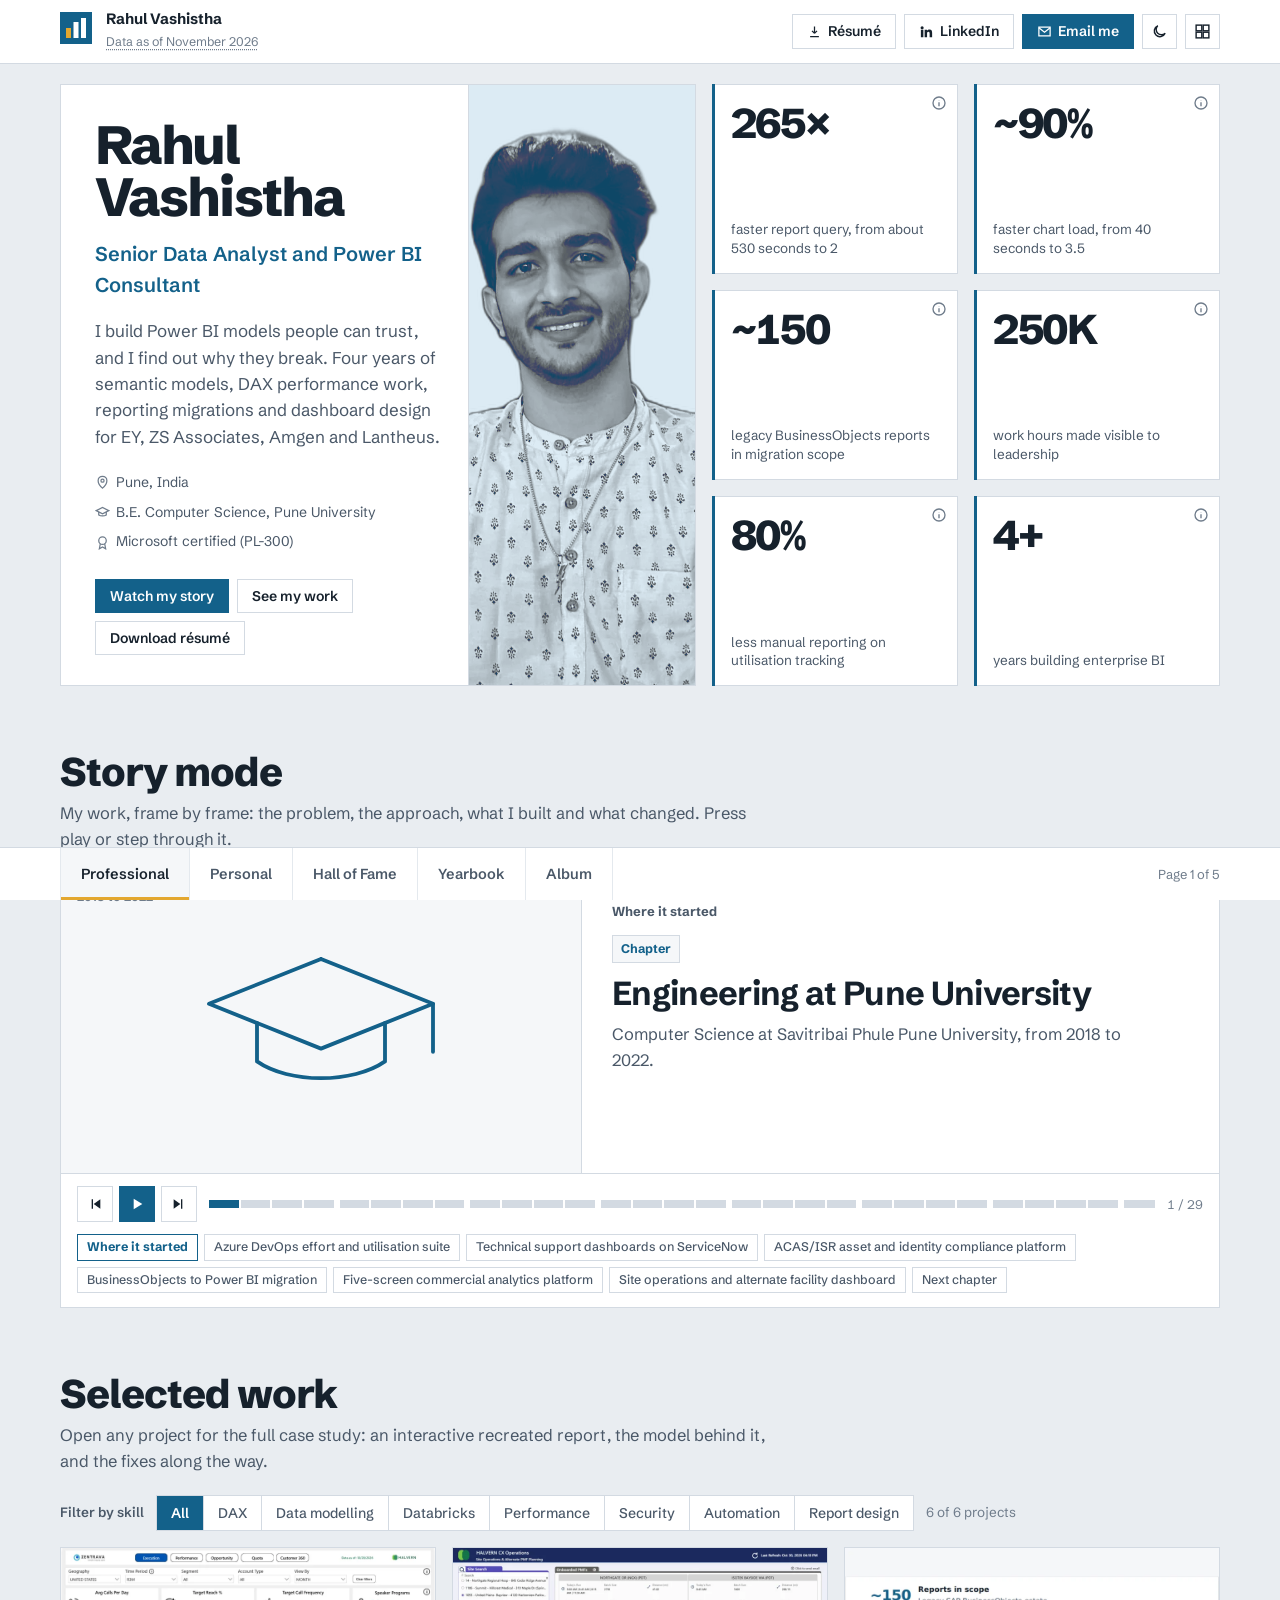
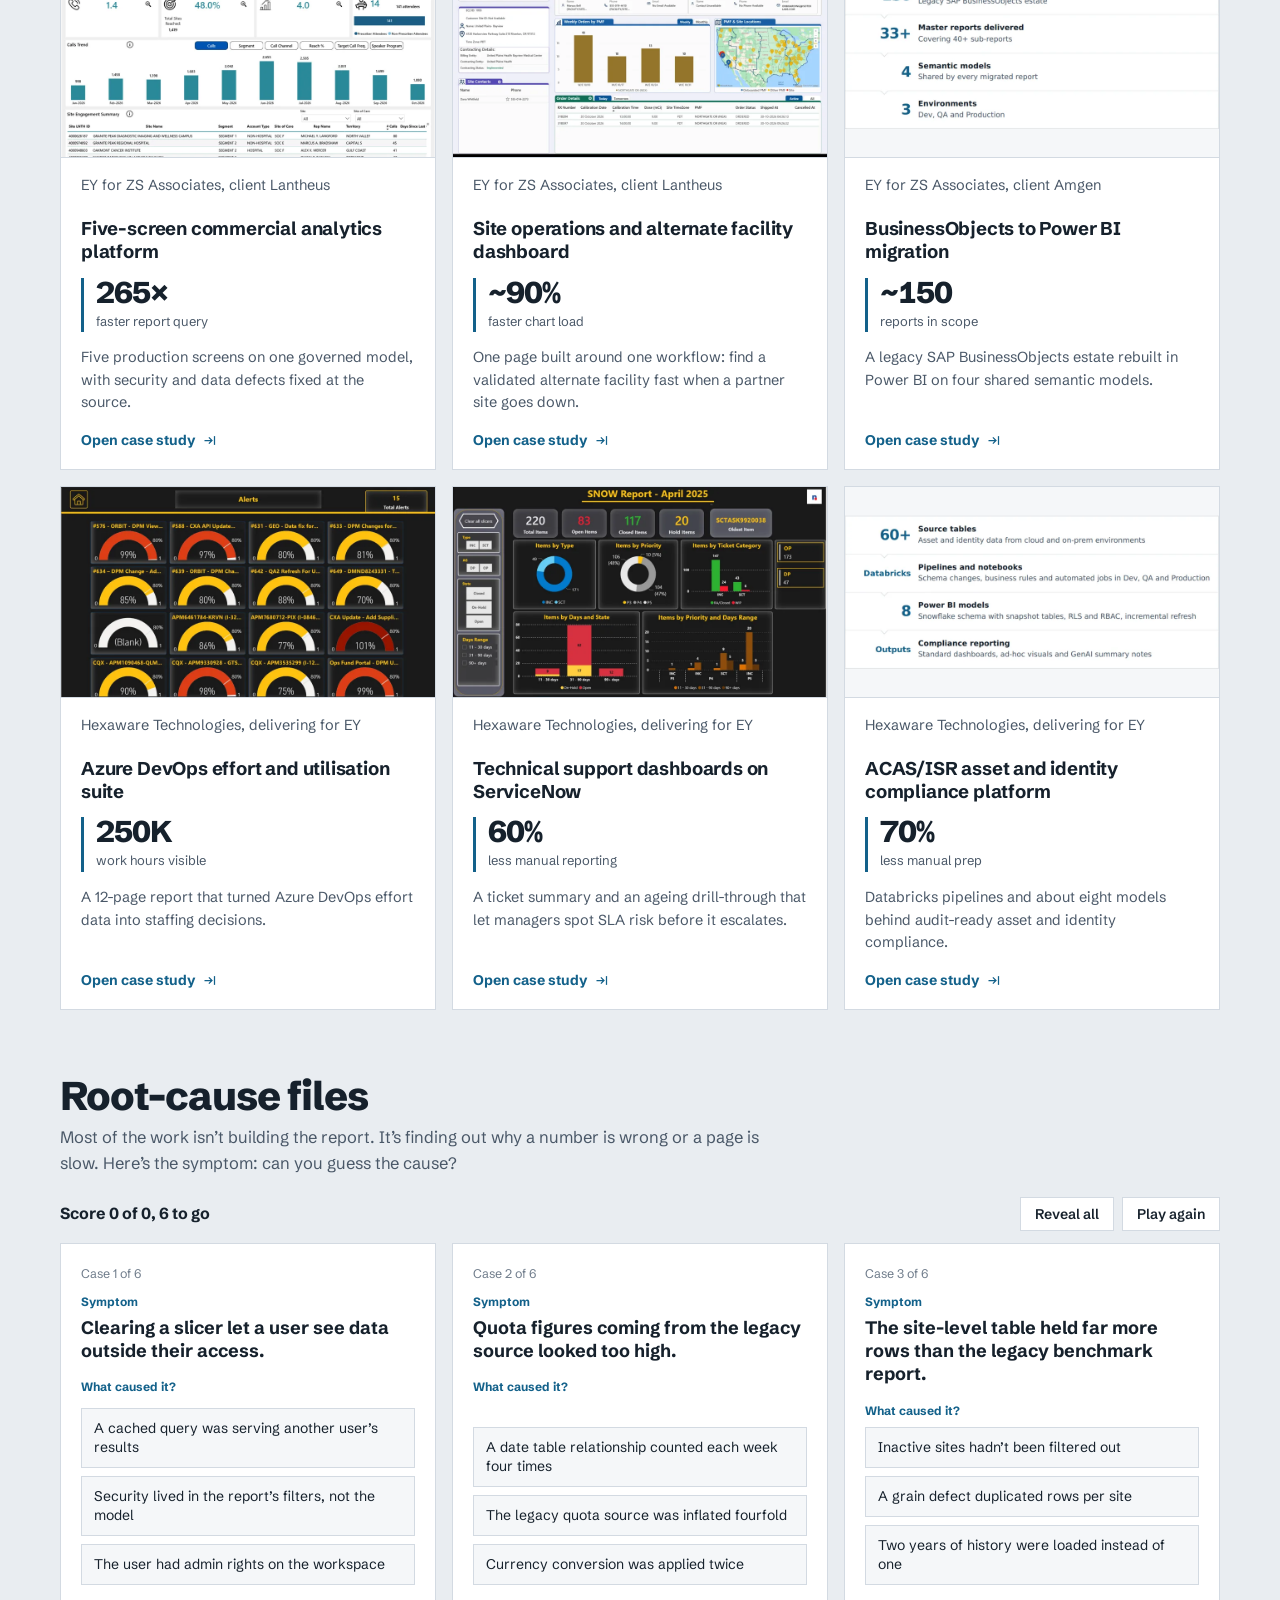
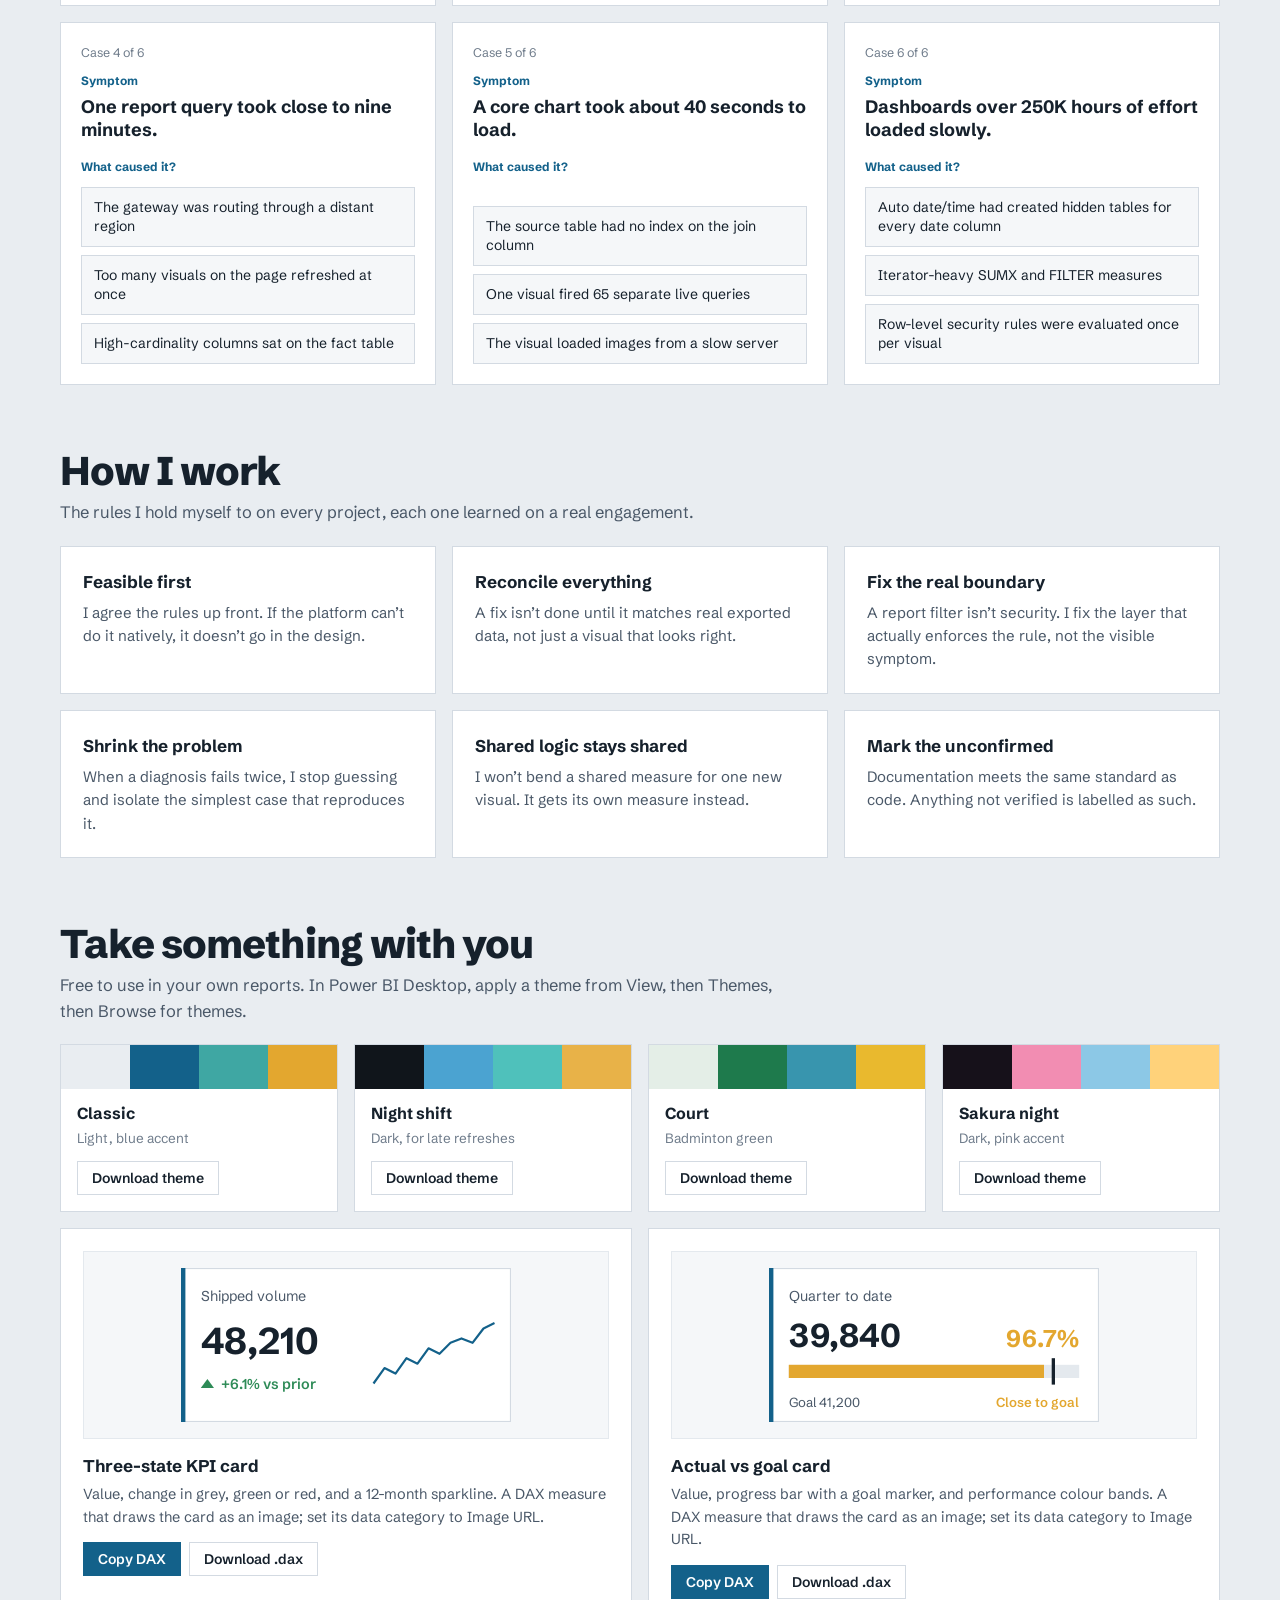
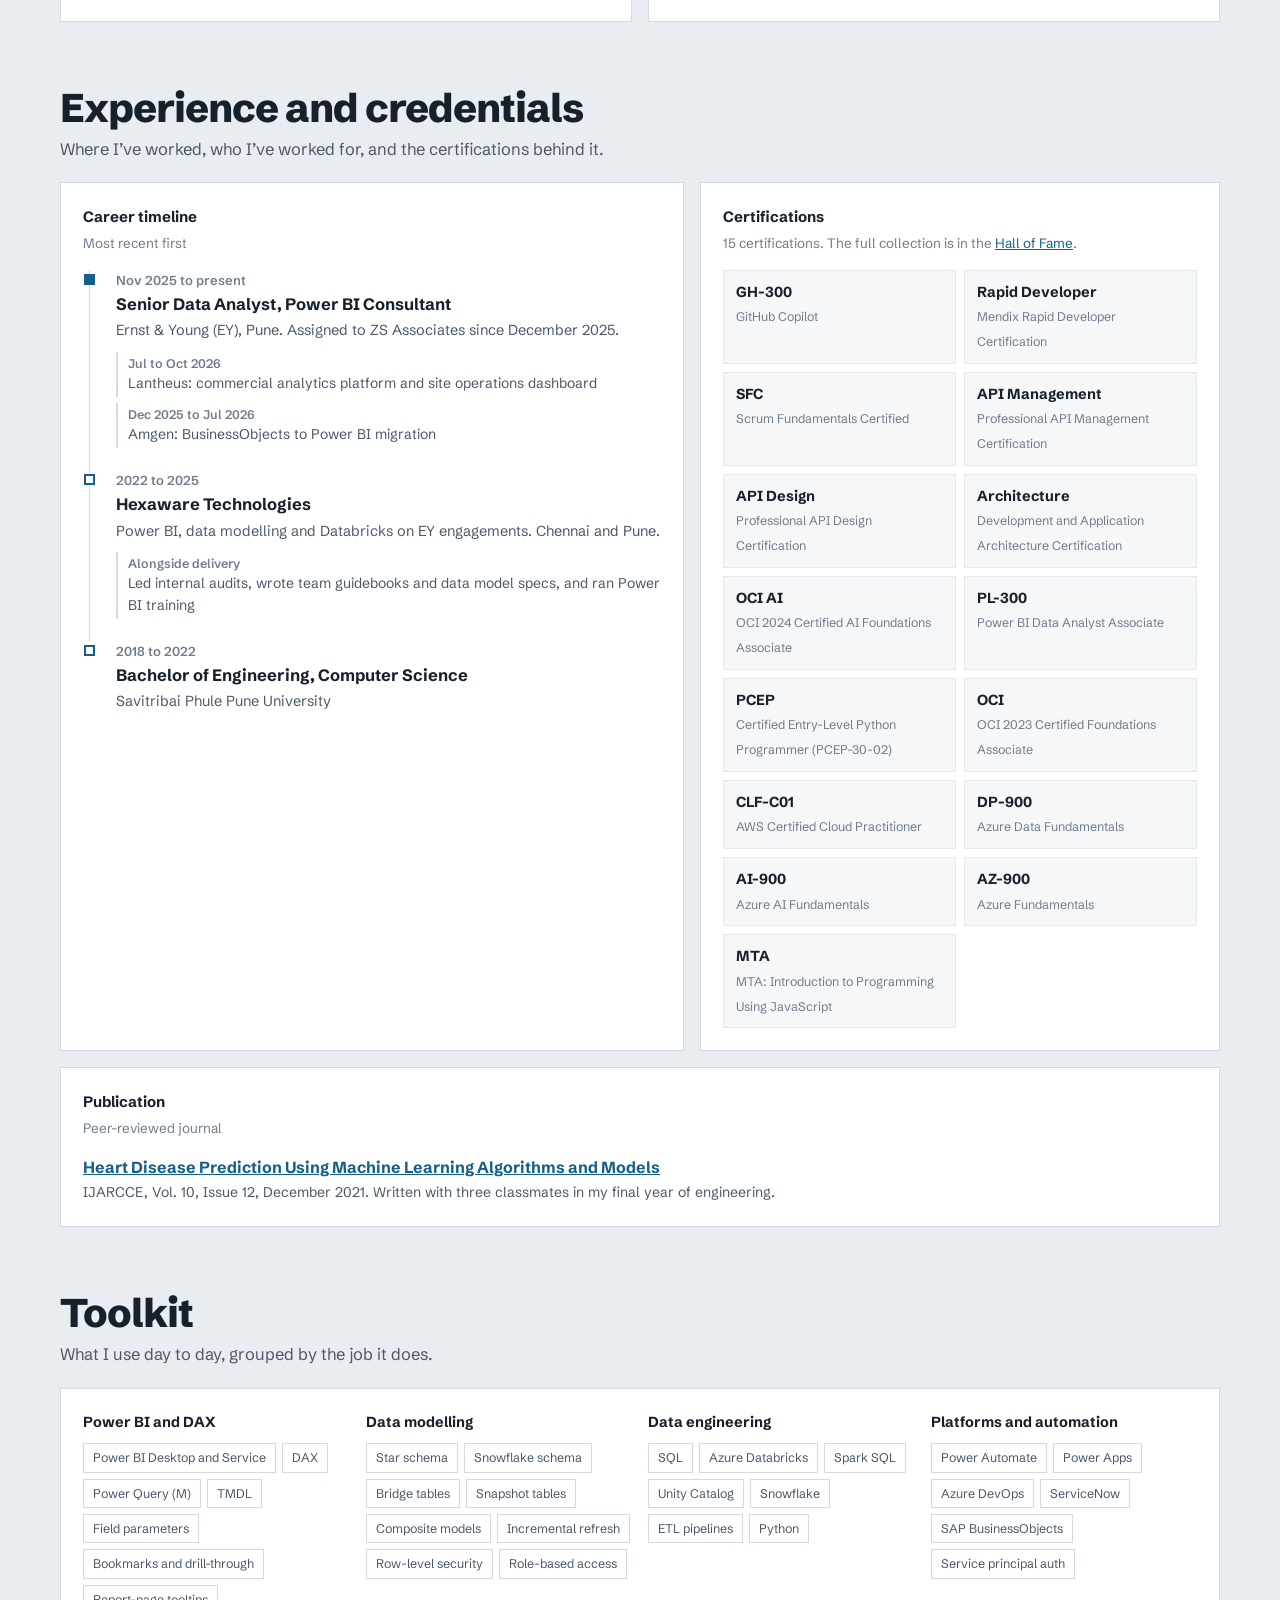
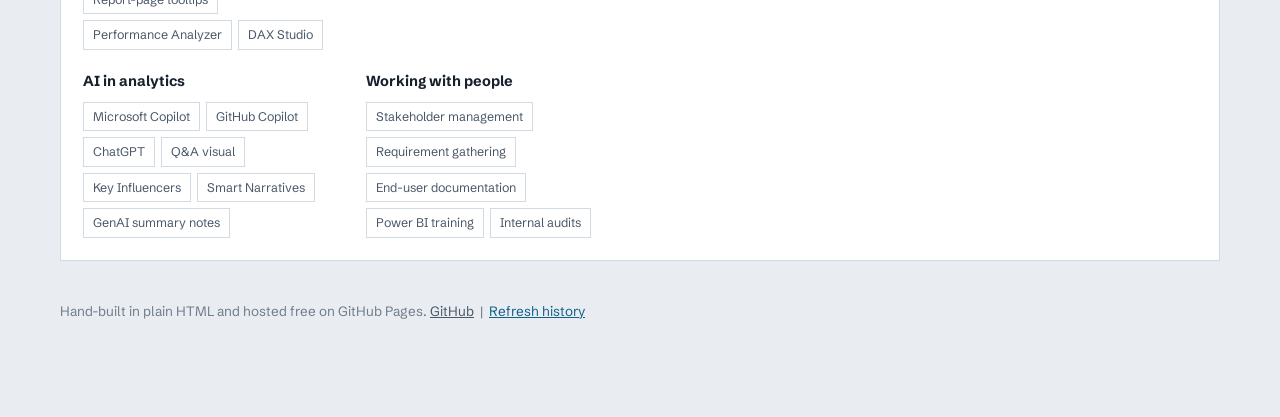
<file: index.html>
<!DOCTYPE html>
<html lang="en">
<head>
<meta charset="utf-8">
<meta name="viewport" content="width=device-width, initial-scale=1, viewport-fit=cover">
<title>Rahul Vashistha | Power BI Consultant & Senior Data Analyst</title>
<meta name="description" content="Rahul Vashistha, Senior Data Analyst and Power BI Consultant. Semantic models, DAX performance, reporting migration and dashboard design for EY, ZS Associates, Amgen and Lantheus.">
<meta property="og:type" content="website">
<meta property="og:title" content="Rahul Vashistha | Power BI Consultant">
<meta property="og:description" content="Semantic models, DAX performance, reporting migration and dashboard design. A portfolio built like a Power BI report.">
<meta property="og:image" content="https://rahulvashistha.github.io/og-image.png">
<meta property="og:url" content="https://rahulvashistha.github.io/">
<meta name="twitter:card" content="summary_large_image">
<link rel="icon" href="data:image/svg+xml,<svg xmlns='http://www.w3.org/2000/svg' viewBox='0 0 32 32'><rect width='32' height='32' fill='%2313618A'/><rect x='6' y='16' width='5' height='10' fill='%23E3A72F'/><rect x='13.5' y='10' width='5' height='16' fill='white'/><rect x='21' y='6' width='5' height='20' fill='white'/></svg>">
<script>
/* Apply the saved theme before anything paints, and record data-file errors. */
(function(){
  var t = null; try { t = localStorage.getItem("rv-theme"); } catch (e) {}
  if (!t) t = matchMedia("(prefers-color-scheme: dark)").matches ? "night" : "classic";
  document.documentElement.setAttribute("data-theme", t);
  window.SITE = {}; window.__dataErrors = [];
  window.addEventListener("error", function(e){
    var src = e.filename || (e.target && e.target.src) || "";
    if (/\/data\//.test(src)) window.__dataErrors.push(src.split("/").pop() + (e.lineno ? " (line " + e.lineno + ")" : ""));
  }, true);
})();
</script>
<link rel="preconnect" href="https://fonts.googleapis.com">
<link rel="preconnect" href="https://fonts.gstatic.com" crossorigin>
<link href="https://fonts.googleapis.com/css2?family=Schibsted+Grotesk:wght@400;500;600;700;800&display=swap" rel="stylesheet">
<link rel="stylesheet" href="css/site.css">
</head>
<body>

<header class="titlebar">
  <div class="titlebar-in">
    <a href="#professional" aria-label="Home"><svg class="mono" viewBox="0 0 32 32" aria-hidden="true"><rect width="32" height="32" style="fill:var(--accent)"/><rect x="6" y="16" width="5" height="10" style="fill:var(--mark)"/><rect x="13.5" y="10" width="5" height="16" style="fill:var(--accent-ink)"/><rect x="21" y="6" width="5" height="20" style="fill:var(--accent-ink)"/></svg></a>
    <div>
      <div class="tb-name" id="tb-name"></div>
      <button type="button" class="tb-meta" id="tb-meta" aria-haspopup="dialog"></button>
    </div>
    <div class="tb-actions">
      <a class="btn" id="tb-resume" download aria-label="Download résumé (PDF)">
        <svg viewBox="0 0 24 24" fill="none" stroke="currentColor" stroke-width="2" aria-hidden="true"><path d="M12 4v11m0 0-4-4m4 4 4-4M5 20h14"/></svg><span>Résumé</span>
      </a>
      <a class="btn" id="tb-linkedin" target="_blank" rel="noopener" aria-label="LinkedIn profile">
        <svg viewBox="0 0 24 24" fill="currentColor" aria-hidden="true"><path d="M4.98 3.5a2.5 2.5 0 1 1 0 5 2.5 2.5 0 0 1 0-5zM3 9h4v12H3zM9 9h3.8v1.7h.05c.53-1 1.83-2.05 3.77-2.05C20.6 8.65 21 11.2 21 14.5V21h-4v-5.7c0-1.36-.03-3.1-1.9-3.1-1.9 0-2.2 1.48-2.2 3v5.8H9z"/></svg><span>LinkedIn</span>
      </a>
      <a class="btn btn-primary" id="tb-email" aria-label="Email Rahul">
        <svg viewBox="0 0 24 24" fill="none" stroke="currentColor" stroke-width="2" aria-hidden="true"><rect x="3" y="5" width="18" height="14"/><path d="m3 6 9 7 9-7"/></svg><span>Email me</span>
      </a>
      <button class="btn btn-icon" id="mode-btn" type="button" aria-label="Switch light or dark"></button>
      <div class="theme-wrap">
        <button class="btn btn-icon" id="theme-btn" type="button" aria-haspopup="true" aria-expanded="false" aria-controls="theme-menu" aria-label="Choose a theme">
          <svg viewBox="0 0 24 24" fill="none" stroke="currentColor" stroke-width="2" aria-hidden="true"><rect x="3" y="3" width="8" height="8"/><rect x="13" y="3" width="8" height="8"/><rect x="3" y="13" width="8" height="8"/><rect x="13" y="13" width="8" height="8"/></svg>
        </button>
        <div class="theme-menu" id="theme-menu" hidden></div>
      </div>
    </div>
  </div>
</header>

<div class="wrap" id="banner-slot"></div>
<main id="professional" class="page wrap" aria-label="Professional"></main>
<main id="case" class="page wrap" aria-label="Case study"></main>
<main id="personal" class="page wrap" aria-label="Personal"></main>
<main id="hall-of-fame" class="page wrap" aria-label="Hall of Fame"></main>
<main id="yearbook" class="page wrap" aria-label="Yearbook"></main>
<main id="album" class="page wrap" aria-label="Album"></main>

<nav class="pagetabs" aria-label="Report pages"><div class="pagetabs-in" id="tabs"></div></nav>
<div class="tip" id="tip" role="tooltip" hidden></div>
<dialog class="refresh" id="refresh-panel" aria-labelledby="rp-title">
  <div class="rp-top"><b id="rp-title">Refresh history</b><button class="btn" id="rp-close" type="button">Close</button></div>
  <div class="rp-tabs" id="rp-tabs" role="tablist"><button type="button" role="tab" data-tab="history" aria-selected="true">Refresh history</button><button type="button" role="tab" data-tab="perf" aria-selected="false">Performance analyzer</button></div>
  <div class="rp-body" id="rp-body"></div>
</dialog>
<dialog class="lightbox" id="lightbox" aria-labelledby="lb-title">
  <div class="lb-head"><b id="lb-title"></b><span class="lb-count" id="lb-count"></span><a class="btn" id="lb-link" target="_blank" rel="noopener" hidden>Open PDF</a><button class="btn" id="lb-prev" type="button" aria-label="Previous image" hidden>Previous</button><button class="btn" id="lb-next" type="button" aria-label="Next image" hidden>Next</button><button class="btn" id="lb-close" type="button">Close</button></div>
  <div class="lb-body"><img id="lb-img" alt=""></div>
</dialog>

<!-- Content lives in data/. Each file adds one piece to SITE. -->
<script src="data/profile.js"></script>
<script src="data/projects.js"></script>
<script src="data/mocks.js"></script>
<script src="data/timeline.js"></script>
<script src="data/yearbook.js"></script>
<script src="data/personal.js"></script>
<script src="data/releases.js"></script>
<script src="data/freebies.js"></script>
<script src="js/charts.js"></script>
<script src="js/app.js"></script>
</body>
</html>
</file>
<file: css/site.css>
/* ===================== THEMES =====================
   Each theme is a set of colour tokens. Add one by copying a block
   and listing it in THEMES in js/app.js. */
:root, :root[data-theme="classic"]{
  --canvas:#E9EDF1; --panel:#FFFFFF; --panel-2:#F5F7F9; --line:#D3DAE2; --line-soft:#E4E9EE;
  --ink:#16212C; --ink-2:#4A5868; --ink-3:#6F7C8B;
  --accent:#13618A; --accent-ink:#FFFFFF; --mark:#E3A72F;
  --d1:#13618A; --d2:#3FA7A3; --d3:#E3A72F; --d4:#B9C5D2; --d5:#C9573E; --d6:#6E5BA8;
  --good:#2E8B57; --bad:#C9573E; --flat:#8A96A3;
  --heat-1:#E3EEF4; --heat-2:#9CC4DA; --heat-hot:#F3D3CB; --heat-hot-ink:#8E2F1E;
  color-scheme:light;
}
:root[data-theme="night"]{
  --canvas:#10151B; --panel:#18202A; --panel-2:#1E2833; --line:#2C3946; --line-soft:#24303C;
  --ink:#E7ECF1; --ink-2:#AEB9C5; --ink-3:#83909E;
  --accent:#4BA3D1; --accent-ink:#0C141B; --mark:#E8B248;
  --d1:#4BA3D1; --d2:#4FC1BB; --d3:#E8B248; --d4:#3F4E5E; --d5:#E07A62; --d6:#9C8AD6;
  --good:#5BC08A; --bad:#E07A62; --flat:#7E8B99;
  --heat-1:#1F2E3B; --heat-2:#2A5A75; --heat-hot:#5A2A22; --heat-hot-ink:#FFD5CB;
  color-scheme:dark;
}
:root[data-theme="court"]{
  --canvas:#E4EEE7; --panel:#FFFFFF; --panel-2:#F1F7F3; --line:#C9DCD0; --line-soft:#DFEBE3;
  --ink:#10241A; --ink-2:#3D5A4A; --ink-3:#647D70;
  --accent:#1E7A4C; --accent-ink:#FFFFFF; --mark:#E9B92E;
  --d1:#1E7A4C; --d2:#3895AE; --d3:#E0A526; --d4:#BCD1C3; --d5:#C4523B; --d6:#6A5AA6;
  --good:#1E7A4C; --bad:#C4523B; --flat:#8A9A90;
  --heat-1:#E2F0E6; --heat-2:#9DCDB0; --heat-hot:#F4D4CA; --heat-hot-ink:#86301E;
  color-scheme:light;
}
:root[data-theme="sakura"]{
  --canvas:#16111A; --panel:#201925; --panel-2:#291F2F; --line:#3C2F44; --line-soft:#30263A;
  --ink:#F4EAF1; --ink-2:#CBB8C7; --ink-3:#9A8697;
  --accent:#F28DB2; --accent-ink:#1A0F16; --mark:#9FD1FF;
  --d1:#F28DB2; --d2:#8CC8E6; --d3:#FFD27A; --d4:#4A3C53; --d5:#FF7F6E; --d6:#B9A2F2;
  --good:#7FD6A4; --bad:#FF7F6E; --flat:#8F7F8C;
  --heat-1:#2A2031; --heat-2:#5B3550; --heat-hot:#5E2622; --heat-hot-ink:#FFD7CF;
  color-scheme:dark;
}
:root{
  --font:"Schibsted Grotesk","Segoe UI",system-ui,-apple-system,Roboto,"Helvetica Neue",Arial,sans-serif;
  --tabs-h:52px;
  box-sizing:border-box;
  padding-top:env(safe-area-inset-top,0px);
  padding-bottom:env(safe-area-inset-bottom,0px);
}
*,*::before,*::after{box-sizing:inherit}
html{scroll-padding-top:calc(env(safe-area-inset-top,0px) + 72px)}
body{margin:0;background:var(--canvas);color:var(--ink);font-family:var(--font);font-size:16px;line-height:1.55;-webkit-font-smoothing:antialiased;padding-bottom:calc(var(--tabs-h) + 24px)}
img{max-width:100%;display:block}
a{color:var(--accent)}
button{font-family:inherit}
:focus-visible{outline:2px solid var(--mark);outline-offset:2px}
.num{font-variant-numeric:tabular-nums}
.sr-only{position:absolute;width:1px;height:1px;overflow:hidden;clip:rect(0 0 0 0);white-space:nowrap}

/* ===================== TITLE BAR ===================== */
.titlebar{position:sticky;top:env(safe-area-inset-top,0px);z-index:40;background:var(--panel);border-bottom:1px solid var(--line)}
body::before{content:"";position:fixed;inset:0 0 auto;height:env(safe-area-inset-top,0px);z-index:41;background:var(--panel)}
.titlebar-in{max-width:1200px;margin:0 auto;padding:10px 20px;display:flex;align-items:center;gap:14px}
.mono{width:32px;height:32px;flex:none}
.tb-name{font-weight:700;font-size:15px;line-height:1.2}
.tb-meta{font-size:12.5px;color:var(--ink-3)}
.tb-actions{margin-left:auto;display:flex;gap:8px;align-items:center}
.btn{display:inline-flex;align-items:center;gap:6px;font:600 14px/1 var(--font);padding:9px 14px;border:1px solid var(--line);background:var(--panel);color:var(--ink);text-decoration:none;cursor:pointer}
.btn:hover{border-color:var(--ink-3)}
.btn-primary{background:var(--accent);border-color:var(--accent);color:var(--accent-ink)}
.btn-primary:hover{filter:brightness(1.08);border-color:var(--accent)}
.btn svg{width:15px;height:15px;flex:none}
.btn-icon{padding:8px}
.btn-icon svg{width:17px;height:17px}

/* Theme menu, styled like a report's theme gallery */
.theme-wrap{position:relative}
.theme-menu{position:absolute;right:0;top:calc(100% + 8px);width:300px;background:var(--panel);border:1px solid var(--line);box-shadow:0 8px 24px rgba(0,0,0,.18);padding:14px;z-index:60}
.theme-menu[hidden]{display:none}
.theme-menu h3{margin:0 0 2px;font-size:14px}
.theme-menu p{margin:0 0 12px;font-size:12.5px;color:var(--ink-3)}
.theme-grid{display:grid;grid-template-columns:1fr 1fr;gap:8px}
.theme-opt{display:block;text-align:left;border:1px solid var(--line);background:var(--panel);padding:0;cursor:pointer;color:var(--ink)}
.theme-opt[aria-checked="true"]{border-color:var(--accent);box-shadow:0 0 0 1px var(--accent)}
.theme-sw{display:flex;height:30px}
.theme-sw i{flex:1}
.theme-opt b{display:block;font-size:13px;padding:6px 8px 0}
.theme-opt span{display:block;font-size:11.5px;color:var(--ink-3);padding:0 8px 7px}
.theme-sys{margin-top:10px;display:flex;align-items:center;gap:8px;font-size:13px;color:var(--ink-2)}

/* ===================== LAYOUT ===================== */
.wrap{max-width:1200px;margin:0 auto;padding:20px}
.page{display:none}
.page.is-active{display:block;animation:pagein .22s ease-out}
@keyframes pagein{from{opacity:0}to{opacity:1}}
.visual{background:var(--panel);border:1px solid var(--line);padding:22px}
.v-title{font-size:15px;font-weight:700;margin:0 0 4px}
.v-sub{font-size:13.5px;color:var(--ink-3);margin:0 0 16px}
h2.section{font-size:22px;font-weight:700;letter-spacing:-.01em;margin:40px 0 4px}
p.section-sub{margin:0 0 16px;color:var(--ink-2);max-width:72ch}
.page-head{display:grid;grid-template-columns:1.25fr 1fr;gap:16px}
.page-head h1{font-size:clamp(2.3rem,5vw,3.8rem);line-height:1;letter-spacing:-.03em;font-weight:800;margin:0}
.page-head .lede{font-size:17px;color:var(--ink-2);max-width:56ch;margin:16px 0 0}
.banner{background:var(--heat-hot);color:var(--heat-hot-ink);border:1px solid var(--bad);padding:12px 16px;margin:0 0 16px;font-weight:600}
.empty-note{border:1px dashed var(--line);padding:16px;color:var(--ink-3)}

/* ===================== HERO + KPI ===================== */
.hero{display:grid;grid-template-columns:1.25fr 1fr;gap:16px}
.hero-main{padding:34px 34px 30px;display:flex;flex-direction:column}
.hero h1{font-size:clamp(2.5rem,5.6vw,4.4rem);line-height:.98;letter-spacing:-.035em;font-weight:800;margin:0}
.hero .role{font-size:clamp(1.05rem,1.6vw,1.25rem);font-weight:600;color:var(--accent);margin:14px 0 0}
.hero .lede{font-size:17px;color:var(--ink-2);max-width:56ch;margin:18px 0 0}
.facts{display:flex;flex-wrap:wrap;gap:8px 20px;margin:22px 0 0;padding:0;list-style:none;font-size:14px;color:var(--ink-2)}
.facts li{display:flex;gap:6px;align-items:center}
.facts svg{width:15px;height:15px;color:var(--ink-3)}
.hero-cta{display:flex;flex-wrap:wrap;gap:8px;margin-top:auto;padding-top:26px}
.kpis{display:grid;grid-template-columns:1fr 1fr;gap:16px}
.kpi{background:var(--panel);border:1px solid var(--line);padding:18px 18px 16px;display:flex;flex-direction:column;justify-content:space-between;min-height:128px;position:relative;text-align:left;color:var(--ink);font:inherit;width:100%}
button.kpi{cursor:help}
.kpi::before{content:"";position:absolute;left:-1px;top:-1px;bottom:-1px;width:3px;background:var(--accent)}
.kpi-v{font-size:clamp(2rem,3.4vw,2.6rem);font-weight:800;letter-spacing:-.03em;line-height:1}
.kpi-l{font-size:13.5px;color:var(--ink-2);line-height:1.35;margin-top:10px}
.kpi-i{position:absolute;top:10px;right:10px;width:16px;height:16px;color:var(--ink-3)}
button.kpi:hover .kpi-i,button.kpi:focus-visible .kpi-i{color:var(--accent)}

/* Report-page tooltip */
.tip{position:fixed;z-index:80;width:min(300px,calc(100vw - 24px));background:var(--panel);border:1px solid var(--line);box-shadow:0 10px 28px rgba(0,0,0,.2);padding:12px 14px;font-size:13px;pointer-events:none}
.tip[hidden]{display:none}
.tip h4{margin:0 0 8px;font-size:13.5px;border-left:3px solid var(--accent);padding-left:8px}
.tip dl{margin:0;display:grid;grid-template-columns:auto 1fr;gap:4px 10px}
.tip dt{color:var(--ink-3)} .tip dd{margin:0;font-weight:600}
.tip p{margin:8px 0 0;color:var(--ink-3);font-size:12px}

/* ===================== STORY MODE ===================== */
.story{background:var(--panel);border:1px solid var(--line)}
.story-stage{display:grid;grid-template-columns:minmax(0,.9fr) minmax(0,1.1fr);min-height:300px}
.story-art{background:var(--panel-2);border-right:1px solid var(--line);display:flex;align-items:center;justify-content:center;padding:24px;position:relative}
.story-art .sketch{width:min(100%,320px);height:auto}
.sketch path{fill:none;stroke:var(--accent);stroke-width:2.4;stroke-linecap:round;stroke-linejoin:round;stroke-dasharray:1;stroke-dashoffset:0}
.story.is-drawing .sketch path{animation:draw 1.1s ease-out both}
.story.is-drawing .sketch path:nth-child(2){animation-delay:.15s} .story.is-drawing .sketch path:nth-child(3){animation-delay:.3s} .story.is-drawing .sketch path:nth-child(4){animation-delay:.45s}
@keyframes draw{from{stroke-dashoffset:1}to{stroke-dashoffset:0}}
.story-stamp{position:absolute;left:16px;top:14px;font-size:12.5px;color:var(--ink-3);font-weight:600}
.story-copy{padding:28px 30px;display:flex;flex-direction:column}
.story-chapter{font-size:13px;color:var(--ink-3);margin:0}
.story-chapter b{color:var(--ink-2)}
.story-stagename{display:inline-block;align-self:flex-start;margin:14px 0 0;font-size:12.5px;font-weight:700;padding:3px 8px;border:1px solid var(--line);background:var(--panel-2);color:var(--accent)}
.story-copy h3{font-size:clamp(1.5rem,2.6vw,2.1rem);line-height:1.12;letter-spacing:-.02em;margin:12px 0 10px}
.story-copy p.body{font-size:16.5px;color:var(--ink-2);margin:0;max-width:52ch}
.story-open{margin-top:auto;padding-top:18px}
.story-bar{border-top:1px solid var(--line);padding:12px 16px;display:flex;align-items:center;gap:12px}
.story-ctrl{display:flex;gap:6px}
.story-ctrl button{width:36px;height:36px;display:grid;place-items:center;border:1px solid var(--line);background:var(--panel);color:var(--ink);cursor:pointer}
.story-ctrl button.play{background:var(--accent);border-color:var(--accent);color:var(--accent-ink)}
.story-ctrl svg{width:16px;height:16px}
.scrub{flex:1;display:flex;gap:6px;align-items:center;min-width:0}
.scrub-ch{display:flex;gap:2px;flex:var(--n)}
.scrub button{flex:1;height:8px;border:0;padding:0;background:var(--line);cursor:pointer;min-width:6px}
.scrub button.done{background:var(--ink-3)}
.scrub button.on{background:var(--accent)}
.story-count{font-size:12.5px;color:var(--ink-3);white-space:nowrap}
.story-chapters{display:flex;flex-wrap:wrap;gap:6px;padding:0 16px 14px}
.story-chapters button{font:500 12.5px/1 var(--font);padding:6px 9px;border:1px solid var(--line);background:var(--panel);color:var(--ink-2);cursor:pointer}
.story-chapters button[aria-current="true"]{border-color:var(--accent);color:var(--accent);font-weight:700}

/* Storyboard strip (case-study page) */
.board{display:grid;grid-template-columns:repeat(4,minmax(0,1fr));gap:0;background:var(--panel);border:1px solid var(--line)}
.board-f{padding:16px 18px;border-right:1px solid var(--line-soft);position:relative}
.board-f:last-child{border-right:0}
.board-f .sketch{width:100%;max-width:180px;height:84px}
.board-f .sketch path{stroke-width:3}
.board-f small{display:block;font-size:12px;font-weight:700;color:var(--accent);margin-top:8px}
.board-f h4{margin:4px 0 6px;font-size:16px;line-height:1.25}
.board-f p{margin:0;font-size:14px;color:var(--ink-2)}

/* ===================== WORK CARDS ===================== */
.slicer-wrap{display:flex;align-items:center;gap:12px;flex-wrap:wrap;margin-bottom:16px}
.slicer-label{font-size:13.5px;color:var(--ink-2);font-weight:600}
.slicer{display:flex;flex-wrap:wrap;border:1px solid var(--line);background:var(--panel);max-width:100%}
.slicer button{font:500 14px/1 var(--font);padding:10px 14px;border:0;border-right:1px solid var(--line);background:transparent;color:var(--ink-2);cursor:pointer}
.slicer button:last-child{border-right:0}
.slicer button[aria-pressed="true"]{background:var(--accent);color:var(--accent-ink);font-weight:600}
.slicer button:hover:not([aria-pressed="true"]){background:var(--panel-2);color:var(--ink)}
.slicer-count{font-size:13.5px;color:var(--ink-3)}
.cards{display:grid;grid-template-columns:repeat(3,minmax(0,1fr));gap:16px}
.card{display:flex;flex-direction:column;background:var(--panel);border:1px solid var(--line);color:var(--ink);text-decoration:none;padding:20px 20px 18px;position:relative}
.card[hidden]{display:none}
.card:hover{border-color:var(--accent)}
.card-client{font-size:12.5px;color:var(--ink-3);margin:0}
.card h3{font-size:18.5px;line-height:1.22;margin:6px 0 14px;letter-spacing:-.01em}
.card-kpi{border-left:3px solid var(--accent);padding-left:12px;margin-bottom:14px}
.card-kpi b{display:block;font-size:30px;font-weight:800;letter-spacing:-.03em;line-height:1}
.card-kpi span{font-size:13px;color:var(--ink-2)}
.card p{margin:0 0 16px;font-size:14.5px;color:var(--ink-2)}
.card-go{margin-top:auto;display:flex;align-items:center;gap:6px;font-size:14px;font-weight:700;color:var(--accent)}
.card-go svg{width:15px;height:15px}

/* ===================== DRILL-THROUGH ===================== */
.drill-top{display:flex;align-items:center;gap:12px;flex-wrap:wrap;margin-bottom:16px}
.crumb{font-size:13.5px;color:var(--ink-3)}
.crumb a{color:var(--ink-2)}
.drill-filter{margin-left:auto;display:flex;align-items:center;gap:8px;flex-wrap:wrap;font-size:12.5px;color:var(--ink-2)}
.drill-filter svg{width:14px;height:14px;color:var(--ink-3)}
.drill-filter span{border:1px solid var(--line);background:var(--panel);padding:4px 8px}
.drill-filter span b{color:var(--ink)}
.drill-head{display:grid;grid-template-columns:1.4fr 1fr;gap:16px}
.drill-head h1{font-size:clamp(2rem,4.4vw,3.2rem);line-height:1.04;letter-spacing:-.03em;margin:6px 0 14px}
.drill-head .p-client{font-size:13.5px;color:var(--ink-3);margin:0}
.drill-head .problem{font-size:17px;color:var(--ink-2);margin:0;max-width:62ch}
.drill-kpis{display:grid;grid-template-columns:1fr 1fr;gap:12px}
.drill-kpis .kpi{min-height:100px}
.drill-kpis .kpi-v{font-size:28px}
.report-frame{background:var(--panel-2);border:1px solid var(--line);padding:18px}
.report-frame .mock{max-width:860px;margin:0 auto}
.shots{display:grid;grid-template-columns:repeat(auto-fill,minmax(260px,1fr));gap:12px;margin-top:16px}
.shots button{padding:0;border:1px solid var(--line);background:var(--panel);cursor:zoom-in}
.two{display:grid;grid-template-columns:1.3fr 1fr;gap:16px}
.mv{width:100%;min-width:560px;height:auto;display:block}
.mv-rel{stroke:var(--ink-3);stroke-width:1.2}
.mv-box{fill:var(--panel);stroke:var(--line);stroke-width:1}
.mv-band{fill:var(--d4)}
.mv-fact .mv-band{fill:var(--d1)} .mv-bridge .mv-band{fill:var(--d3)} .mv-snap .mv-band{fill:var(--d6)} .mv-model .mv-band{fill:var(--d2)} .mv-report .mv-band{fill:var(--d3)} .mv-source .mv-band{fill:var(--ink-3)}
.mv-name{font-family:var(--font);font-size:12.5px;font-weight:700;fill:var(--ink)}
.mv-kind{font-family:var(--font);font-size:10.5px;fill:var(--ink-3)}
.mv-legend{display:flex;flex-wrap:wrap;gap:12px;margin-top:10px;font-size:12.5px;color:var(--ink-3)}
.mv-legend i{display:inline-block;width:12px;height:4px;margin-right:5px;vertical-align:middle}
.built ul{margin:0;padding-left:18px;color:var(--ink-2)}
.built li{margin:5px 0}
.drill-nav{display:grid;grid-template-columns:1fr 1fr;gap:16px;margin-top:40px}
.drill-nav a{display:block;background:var(--panel);border:1px solid var(--line);padding:16px 18px;text-decoration:none;color:var(--ink)}
.drill-nav a:hover{border-color:var(--accent)}
.drill-nav small{display:block;color:var(--ink-3);font-size:12.5px}
.drill-nav b{font-size:16px}
.drill-nav a.next{text-align:right}

/* Impact chips, chips */
.impact{display:flex;flex-wrap:wrap;gap:8px}
.impact span{font-size:13.5px;font-weight:600;padding:6px 10px;background:var(--panel-2);border:1px solid var(--line-soft)}
.impact b{color:var(--accent);font-weight:800}
.chips{display:flex;flex-wrap:wrap;gap:6px}
.chip{font-size:12.5px;padding:4px 9px;border:1px solid var(--line);color:var(--ink-2);background:var(--panel)}
.decisions ul{margin:0;padding-left:18px;color:var(--ink-2);font-size:15px}
.decisions li{margin:5px 0}

/* ===================== MOCK REPORT ===================== */
.mock{width:100%;background:var(--panel);border:1px solid var(--line);font-size:11px;color:var(--ink)}
.mock-top{display:flex;align-items:center;gap:8px;padding:8px 10px;border-bottom:1px solid var(--line-soft)}
.mock-title{font-weight:700;font-size:12.5px}
.mock-tag{margin-left:auto;font-size:10.5px;color:var(--ink-3);border:1px dashed var(--line);padding:2px 6px;white-space:nowrap}
.mock-nav{display:flex;flex-wrap:wrap;padding:8px 10px 0}
.mock-nav button{font:500 10.5px/1.2 var(--font);padding:5px 8px;border:1px solid var(--line);margin:0 -1px -1px 0;color:var(--ink-2);background:var(--panel-2);cursor:pointer}
.mock-nav button:hover{color:var(--ink)}
.mock-nav button[aria-selected="true"]{background:var(--accent);border-color:var(--accent);color:var(--accent-ink);font-weight:700;position:relative;z-index:1}
.mock-filters{display:flex;gap:6px;flex-wrap:wrap;padding:8px 10px 0}
.mock-filters>span:not(.mock-toggle){border:1px solid var(--line);padding:3px 7px;color:var(--ink-2);background:var(--panel-2)}
.mock-toggle{display:inline-flex;border:1px solid var(--line)}
.mock-toggle button{font:500 10.5px/1.2 var(--font);border:0;border-right:1px solid var(--line);padding:3px 8px;background:var(--panel);color:var(--ink-2);cursor:pointer}
.mock-toggle button:last-child{border-right:0}
.mock-toggle button[aria-pressed="true"]{background:var(--ink-2);color:var(--panel);font-weight:700}
.mock-kpis{display:grid;grid-template-columns:repeat(3,1fr);gap:6px;padding:8px 10px}
.mock-kpi{border:1px solid var(--line-soft);padding:6px 8px;border-left:2px solid var(--accent)}
.mock-kpi b{display:block;font-size:16px;font-weight:800;letter-spacing:-.02em}
.mock-kpi small{color:var(--ink-3);font-size:10px;display:block}
.mock-kpi em{font-style:normal;font-size:10px;font-weight:700}
.up{color:var(--good)} .down{color:var(--bad)} .flat{color:var(--flat)}
.mock-row{display:grid;gap:6px;padding:0 10px 6px}
.mock-row:last-child{padding-bottom:10px}
.mock-cell{border:1px solid var(--line-soft);padding:6px 8px;min-width:0}
.mock-cell h5{margin:0 0 5px;font-size:10.5px;font-weight:700;color:var(--ink-2)}
.mock-cell.z1{border-top:2px solid var(--d1)} .mock-cell.z2{border-top:2px solid var(--d2)} .mock-cell.z3{border-top:2px solid var(--d3)} .mock-cell.z4{border-top:2px solid var(--d6)}
.mock-empty{margin:6px 0;color:var(--ink-3);font-size:10.5px}
.mock svg{width:100%;height:auto;display:block;overflow:visible}
.mock svg text,.chart-svg text{font-family:var(--font);font-size:9px;fill:var(--ink-3)}
.mock svg .lbl-strong,.chart-svg .lbl-strong{fill:var(--ink);font-weight:700}
.s1{fill:var(--d1)} .s2{fill:var(--d2)} .s3{fill:var(--d3)} .s4{fill:var(--d4)} .s5{fill:var(--d5)} .s6{fill:var(--d6)}
.b-flat{fill:var(--flat)} .b-ok{fill:var(--d2)} .b-hot{fill:var(--bad)} .b-good{fill:var(--good)}
.ln1{stroke:var(--d3);fill:none;stroke-width:2} .ln-th{stroke:var(--ink-3);stroke-dasharray:3 3;stroke-width:1} .grid-ln{stroke:var(--line-soft);stroke-width:1}
.map-land{fill:var(--panel-2);stroke:var(--line);stroke-width:1}
.legend{display:flex;gap:8px;flex-wrap:wrap;margin-top:4px;color:var(--ink-3);font-size:10px}
.legend i{display:inline-block;width:8px;height:8px;margin-right:3px;vertical-align:-1px}
.mtable{width:100%;border-collapse:collapse;font-size:10px}
.mtable th{text-align:left;font-weight:700;color:var(--ink-2);border-bottom:1px solid var(--line);padding:3px 4px;white-space:nowrap}
.mtable td{padding:3px 4px;border-bottom:1px solid var(--line-soft);white-space:nowrap}
.mtable .r{text-align:right}
.mtable .up,.mtable .down,.mtable .flat{font-weight:700}
.tscroll{overflow-x:auto}
.h1c{background:var(--heat-1)} .h2c{background:var(--heat-2)} .hhot{background:var(--heat-hot);color:var(--heat-hot-ink);font-weight:700}
.pill{display:inline-block;padding:1px 5px;font-size:9.5px;border:1px solid var(--line)}
.pill.ok{border-color:var(--d2);color:var(--d2)} .pill.todo{color:var(--ink-3)}
.fields{display:grid;grid-template-columns:auto 1fr;gap:2px 8px;margin:0}
.fields dt{color:var(--ink-3)} .fields dd{margin:0;font-weight:600}
.partners{display:grid;grid-template-columns:repeat(3,1fr);gap:5px}
.partner{border:1px solid var(--line-soft);padding:5px 6px;background:var(--panel-2)}
.partner b{display:block;font-size:10.5px}
.partner span{display:block;color:var(--ink-3);font-size:9.5px}
/* Larger mock on the case-study page */
.report-frame .mock{font-size:12px}
.report-frame .mock-kpi b{font-size:20px}
.report-frame .mock svg text{font-size:8.5px}

/* Flow visual */
.flow{list-style:none;margin:0;padding:0;background:var(--panel);border:1px solid var(--line);max-width:720px}
.flow li{display:grid;grid-template-columns:110px 1fr;gap:14px;align-items:center;padding:14px 16px;border-bottom:1px solid var(--line-soft);position:relative}
.flow li:last-child{border-bottom:0}
.flow li:not(:last-child)::after{content:"";position:absolute;left:70px;bottom:-6px;width:10px;height:10px;background:var(--panel);border-right:1px solid var(--line);border-bottom:1px solid var(--line);transform:rotate(45deg);z-index:1}
.flow .f-n{font-size:28px;font-weight:800;letter-spacing:-.03em;line-height:1;color:var(--accent);text-align:right}
.flow .f-n.word{font-size:15px;letter-spacing:0;line-height:1.2}
.flow .f-t{font-size:14px;color:var(--ink-2)}
.flow .f-t b{display:block;color:var(--ink);font-size:14.5px}
.flow-cap{font-size:12.5px;color:var(--ink-3);margin:8px 0 0}

/* ===================== ROOT CAUSE ===================== */
.rc-grid{display:grid;grid-template-columns:repeat(3,minmax(0,1fr));gap:16px}
.rc{background:var(--panel);border:1px solid var(--line);padding:20px 20px 18px;display:flex;flex-direction:column}
.rc-from{font-size:12.5px;margin:0 0 4px}
.rc-from a{color:var(--ink-3)}
.rc h3{font-size:18px;line-height:1.25;margin:0 0 14px;letter-spacing:-.01em}
.rc ol{list-style:none;margin:0;padding:0;display:grid;gap:10px;flex:1}
.rc li{display:grid;grid-template-columns:78px 1fr;gap:10px;font-size:14px;color:var(--ink-2)}
.rc li b{font-size:12.5px;color:var(--ink);font-weight:700;padding-top:1px}
.rc li.proof{margin-top:4px;padding-top:10px;border-top:1px solid var(--line-soft)}
.rc li.proof span{color:var(--ink);font-weight:600}

/* ===================== PRINCIPLES, CAREER, SKILLS ===================== */
.principles{display:grid;grid-template-columns:repeat(3,minmax(0,1fr));gap:16px}
.principle h4{margin:0 0 6px;font-size:17px}
.principle p{margin:0;color:var(--ink-2);font-size:15px}
.two-col{display:grid;grid-template-columns:1.2fr 1fr;gap:16px}
.timeline{list-style:none;margin:0;padding:0}
.timeline>li{position:relative;padding:0 0 22px 26px;border-left:1px solid var(--line);margin-left:6px}
.timeline>li:last-child{padding-bottom:0;border-left-color:transparent}
.timeline>li::before{content:"";position:absolute;left:-6px;top:4px;width:11px;height:11px;background:var(--panel);border:2px solid var(--accent)}
.timeline>li.now::before{background:var(--accent)}
.t-when{font-size:13px;color:var(--ink-3);font-weight:600}
.t-what{font-size:16.5px;font-weight:700;margin:2px 0 0}
.t-where{font-size:14.5px;color:var(--ink-2);margin:2px 0 0}
.t-sub{list-style:none;margin:10px 0 0;padding:0;display:grid;gap:6px}
.t-sub li{border-left:2px solid var(--line);padding:2px 0 2px 10px;font-size:14px;color:var(--ink-2)}
.t-sub b{display:block;font-size:12.5px;color:var(--ink-3);font-weight:600}
.mini-certs{list-style:none;margin:0;padding:0;display:grid;grid-template-columns:1fr 1fr;gap:8px}
.mini-certs li{border:1px solid var(--line-soft);padding:10px 12px;background:var(--panel-2)}
.mini-certs b{display:block;font-size:14.5px}
.mini-certs span{font-size:12.5px;color:var(--ink-3)}
.skills{display:grid;grid-template-columns:repeat(auto-fit,minmax(250px,1fr));gap:20px 16px}
.skills h4{margin:0 0 10px;font-size:14.5px}

/* ===================== HALL OF FAME ===================== */
.fame-kpis{display:grid;grid-template-columns:1fr 1fr;gap:16px}
.curve .chart-svg{width:100%;height:auto;display:block}
.curve-ln{fill:none;stroke-width:2.4}
.curve-c{stroke:var(--d1)} .curve-k{stroke:var(--d3)}
.curve-dot{cursor:pointer}
.curve-dot:hover,.curve-dot:focus-visible{stroke:var(--ink);stroke-width:2}
.plaques{display:grid;grid-template-columns:repeat(auto-fill,minmax(240px,1fr));gap:16px}
.plaque{background:var(--panel);border:1px solid var(--line);padding:6px;display:flex;flex-direction:column}
.plaque-in{border:1px solid var(--line-soft);padding:18px 18px 16px;flex:1;display:flex;flex-direction:column;position:relative;background:linear-gradient(var(--panel),var(--panel)) padding-box}
.plaque-in::before{content:"";position:absolute;inset:4px;border:1px solid var(--line-soft);pointer-events:none}
.plaque.is-hl{border-color:var(--mark);box-shadow:0 0 0 2px var(--mark)}
.plaque-issuer{font-size:12.5px;color:var(--ink-3);margin:0}
.plaque-code{font-size:34px;font-weight:800;letter-spacing:-.03em;line-height:1;margin:8px 0 6px;color:var(--accent)}
.plaque h3{font-size:15.5px;line-height:1.3;margin:0 0 12px}
.plaque-meta{font-size:12.5px;color:var(--ink-3);margin:0 0 12px}
.plaque-meta b{color:var(--ink-2);font-weight:600}
.plaque-act{margin-top:auto;display:flex;flex-wrap:wrap;gap:6px}
.plaque-act .btn{font-size:13px;padding:7px 10px}
.archive-tools{display:flex;flex-wrap:wrap;gap:12px;align-items:center;margin-bottom:12px}
.archive-tools input{font:inherit;font-size:14px;padding:9px 12px;border:1px solid var(--line);background:var(--panel);color:var(--ink);min-width:220px}
.dtable{width:100%;border-collapse:collapse;font-size:14px;background:var(--panel)}
.dtable th{text-align:left;font-size:12.5px;color:var(--ink-2);border-bottom:1px solid var(--line);padding:10px 12px;background:var(--panel-2);white-space:nowrap}
.dtable td{padding:9px 12px;border-bottom:1px solid var(--line-soft);vertical-align:top}
.dtable td.nowrap{white-space:nowrap}
.dtable tr:hover td{background:var(--panel-2)}
.cat-tag{font-size:12px;padding:2px 7px;border:1px solid var(--line);color:var(--ink-2);white-space:nowrap}
.table-wrap{border:1px solid var(--line);overflow-x:auto;max-height:560px;overflow-y:auto}
.table-wrap .dtable th{position:sticky;top:0;z-index:1}

/* Lightbox */
dialog.lightbox{border:1px solid var(--line);padding:0;background:var(--panel);color:var(--ink);max-width:min(1100px,94vw);width:100%}
dialog.lightbox::backdrop{background:rgba(5,8,12,.72)}
.lb-head{display:flex;align-items:center;gap:12px;padding:10px 14px;border-bottom:1px solid var(--line)}
.lb-head b{font-size:14.5px}
.lb-head .btn{margin-left:auto}
.lb-body{padding:14px;background:var(--panel-2)}
.lb-body img{margin:0 auto;max-height:76vh;width:auto}

/* ===================== YEARBOOK ===================== */
.years{display:flex;flex-wrap:wrap;border:1px solid var(--line);background:var(--panel);width:max-content;max-width:100%}
.years button{font:700 15px/1 var(--font);padding:12px 16px;border:0;border-right:1px solid var(--line);background:transparent;color:var(--ink-2);cursor:pointer}
.years button:last-child{border-right:0}
.years button[aria-pressed="true"]{background:var(--accent);color:var(--accent-ink)}
.spread{display:grid;grid-template-columns:minmax(0,.85fr) minmax(0,1.15fr);gap:0;background:var(--panel);border:1px solid var(--line);margin-top:16px}
.yb-cover{border-right:1px solid var(--line);padding:28px;display:flex;flex-direction:column;background:var(--panel-2)}
.yb-year{font-size:clamp(4rem,10vw,7.5rem);font-weight:800;letter-spacing:-.05em;line-height:.85;color:var(--accent);margin:0}
.yb-line{font-size:17px;color:var(--ink-2);margin:18px 0 0;max-width:40ch}
.yb-photo{margin-top:18px;border:6px solid var(--panel);box-shadow:0 2px 10px rgba(0,0,0,.15);transform:rotate(-1.5deg)}
.yb-super{margin-top:auto;padding-top:24px}
.yb-super small{display:block;font-size:12.5px;color:var(--ink-3)}
.yb-super b{display:block;font-size:20px;line-height:1.25;margin-top:4px}
.yb-quote{margin:10px 0 0;font-size:15px;color:var(--ink-2);font-style:italic}
.yb-main{padding:24px 26px}
.yb-kpis{display:grid;grid-template-columns:repeat(3,1fr);gap:10px;margin-bottom:22px}
.yb-kpis div{border:1px solid var(--line-soft);border-left:3px solid var(--accent);padding:10px 12px}
.yb-kpis b{display:block;font-size:26px;font-weight:800;line-height:1}
.yb-kpis span{font-size:12.5px;color:var(--ink-3)}
.yb-main h4{margin:18px 0 8px;font-size:14px}
.yb-list{list-style:none;margin:0;padding:0;display:grid;gap:6px}
.yb-list li{display:grid;grid-template-columns:70px 1fr;gap:10px;font-size:14.5px;color:var(--ink-2)}
.yb-list li span{font-size:12.5px;color:var(--ink-3)}
.yb-list a{color:var(--ink)}
.yb-nav{display:flex;justify-content:space-between;margin-top:12px}

/* ===================== ALBUM ===================== */
.album{columns:3 260px;column-gap:20px;padding:8px 4px}
.polaroid{break-inside:avoid;margin:0 0 22px;background:var(--panel);padding:10px 10px 14px;border:1px solid var(--line);box-shadow:0 3px 12px rgba(0,0,0,.12);transform:rotate(var(--tilt,0deg));cursor:zoom-in;display:block;width:100%;text-align:left;color:var(--ink);font:inherit}
.polaroid b{display:block;margin-top:10px;font-size:15px}
.polaroid span{display:block;font-size:13px;color:var(--ink-3)}

/* ===================== PERSONAL ===================== */
.about-facts{display:grid;gap:10px;margin:0}
.about-facts div{display:grid;grid-template-columns:110px 1fr;gap:10px;padding-bottom:10px;border-bottom:1px solid var(--line-soft)}
.about-facts div:last-child{border-bottom:0;padding-bottom:0}
.about-facts dt{font-size:13.5px;color:var(--ink-3)}
.about-facts dd{margin:0;font-weight:600}
.life{display:grid;grid-template-columns:repeat(3,minmax(0,1fr));gap:16px}
.life h3{margin:0 0 8px;font-size:19px}
.life p{margin:0 0 10px;color:var(--ink-2)}
.life ul{margin:0;padding-left:18px;color:var(--ink-2)}
.life li{margin:3px 0}
.values{display:grid;grid-template-columns:repeat(4,minmax(0,1fr));gap:16px}
.values h4{margin:0 0 6px;font-size:16.5px}
.values p{margin:0;color:var(--ink-2);font-size:15px}
.facts-list{list-style:none;margin:0;padding:0;display:grid;grid-template-columns:repeat(2,minmax(0,1fr));background:var(--panel);border:1px solid var(--line)}
.facts-list li{padding:16px 20px;border-bottom:1px solid var(--line-soft);font-size:15.5px}
.facts-list li:nth-child(odd){border-right:1px solid var(--line-soft)}
.facts-list li:nth-last-child(-n+2){border-bottom:0}
/* Watch history report */
.watch{background:var(--panel);border:1px solid var(--line)}
.watch-head{display:flex;flex-wrap:wrap;align-items:center;gap:12px;padding:14px 16px;border-bottom:1px solid var(--line-soft)}
.watch-head .slicer{margin-left:auto}
.watch-body{display:grid;grid-template-columns:repeat(3,minmax(0,1fr));gap:0}
.watch-body>div{padding:18px;border-right:1px solid var(--line-soft)}
.watch-body>div:last-child{border-right:0}
.watch-kpi b{display:block;font-size:44px;font-weight:800;letter-spacing:-.03em;line-height:1}
.watch-kpi span{font-size:13.5px;color:var(--ink-2)}
.watch-kpi p{margin:14px 0 0;font-size:13px;color:var(--ink-3)}
.watch h4{margin:0 0 10px;font-size:13.5px}
.watch ol{margin:0;padding-left:22px;color:var(--ink-2);font-size:14.5px}
.watch ol li{margin:3px 0}

/* ===================== PAGE TABS ===================== */
.pagetabs{position:fixed;left:0;right:0;bottom:0;z-index:30;background:var(--panel);border-top:1px solid var(--line);padding-bottom:env(safe-area-inset-bottom,0px)}
.pagetabs-in{max-width:1200px;margin:0 auto;padding:0 20px;height:var(--tabs-h);display:flex;align-items:stretch;overflow-x:auto;scrollbar-width:none}
.pagetabs-in::-webkit-scrollbar{display:none}
.pagetabs a{display:flex;align-items:center;padding:0 20px;font-weight:600;font-size:14.5px;color:var(--ink-2);text-decoration:none;border-right:1px solid var(--line-soft);position:relative;white-space:nowrap;flex:none}
.pagetabs a:first-child{border-left:1px solid var(--line-soft)}
.pagetabs a[aria-current="page"]{color:var(--ink);background:var(--panel-2)}
.pagetabs a[aria-current="page"]::after{content:"";position:absolute;left:0;right:0;bottom:0;height:3px;background:var(--mark)}
.pagetabs a:hover:not([aria-current="page"]){color:var(--ink);background:var(--panel-2)}
.page-count{margin-left:auto;align-self:center;font-size:13px;color:var(--ink-3);padding-left:16px;white-space:nowrap}
footer{margin-top:40px;font-size:13.5px;color:var(--ink-3)}
footer a{color:var(--ink-2)}

/* ===================== RESPONSIVE ===================== */
@media (max-width:1020px){
  .rc-grid,.principles,.life,.cards{grid-template-columns:repeat(2,minmax(0,1fr))}
  .values{grid-template-columns:repeat(2,minmax(0,1fr))}
  .board{grid-template-columns:repeat(2,minmax(0,1fr))}
  .board-f:nth-child(2){border-right:0} .board-f:nth-child(-n+2){border-bottom:1px solid var(--line-soft)}
  .watch-body{grid-template-columns:1fr 1fr} .watch-body>div:nth-child(2){border-right:0} .watch-body>div:last-child{grid-column:1/-1;border-top:1px solid var(--line-soft)}
}
@media (max-width:960px){
  .hero,.page-head,.two-col,.two,.drill-head,.spread{grid-template-columns:1fr}
  .story-stage{grid-template-columns:1fr}
  .story-art{border-right:0;border-bottom:1px solid var(--line);min-height:180px}
  .yb-cover{border-right:0;border-bottom:1px solid var(--line)}
}
@media (max-width:640px){
  .wrap{padding:12px}
  .titlebar-in{padding:8px 12px;gap:10px}
  .tb-meta{display:none}
  .tb-actions .btn span{display:none}
  .tb-actions .btn{padding:8px}
  .hero-main{padding:24px 20px}
  .visual{padding:18px}
  .kpi{min-height:110px;padding:14px}
  .rc-grid,.principles,.life,.values,.cards,.board,.watch-body{grid-template-columns:1fr}
  .board-f{border-right:0;border-bottom:1px solid var(--line-soft)}
  .watch-body>div{border-right:0;border-bottom:1px solid var(--line-soft)}
  .mini-certs{grid-template-columns:1fr}
  .mock-row{grid-template-columns:1fr !important}
  .partners{grid-template-columns:1fr}
  .slicer button{padding:9px 11px;font-size:13.5px}
  .pagetabs-in{padding:0}
  .pagetabs a{padding:0 14px;font-size:14px}
  .page-count{display:none}
  .about-facts div{grid-template-columns:1fr;gap:0}
  .facts-list{grid-template-columns:1fr}
  .facts-list li:nth-child(odd){border-right:0}
  .facts-list li:nth-last-child(2){border-bottom:1px solid var(--line-soft)}
  .flow li{grid-template-columns:76px 1fr}
  .flow li:not(:last-child)::after{left:44px}
  .rc li{grid-template-columns:72px 1fr}
  .story-copy{padding:20px}
  .story-bar{flex-wrap:wrap}
  .scrub{order:3;flex-basis:100%}
  .drill-filter{margin-left:0}
  .drill-nav{grid-template-columns:1fr}
  .yb-kpis{grid-template-columns:1fr 1fr 1fr}
  .yb-kpis b{font-size:20px}
  .theme-menu{position:fixed;left:12px;right:12px;top:60px;width:auto}
  .fame-kpis{grid-template-columns:1fr 1fr}
}
@media (prefers-reduced-motion:reduce){
  .page.is-active{animation:none}
  .story.is-drawing .sketch path{animation:none}
}
@media print{
  .titlebar,.pagetabs,.hero-cta,.story,.slicer-wrap,.theme-menu,.drill-nav,#story-section{display:none !important}
  body{background:#fff;padding:0}
  .visual,.card,.rc,.project{break-inside:avoid}
}

/* Grid children may shrink below their content width (stops sideways scrolling on phones) */
.hero>*,.page-head>*,.two>*,.two-col>*,.drill-head>*,.spread>*,.story-stage>*,.cards>*,.rc-grid>*,.life>*,.watch-body>*{min-width:0}
#banner-slot:empty{display:none}
.watch svg{width:100%;height:auto;display:block;overflow:visible}
.watch svg text{font-family:var(--font);font-size:9px;fill:var(--ink-3)}
.watch svg .lbl-strong{fill:var(--ink);font-weight:700}
.curve-lbl{paint-order:stroke;stroke:var(--panel);stroke-width:3px}
.plaques.small{grid-template-columns:repeat(auto-fill,minmax(220px,1fr))}
.plaques.small .plaque-code{font-size:24px}
.linkbtn{background:none;border:0;padding:0;font:inherit;color:var(--accent);text-decoration:underline;cursor:pointer}
.pub{display:grid;gap:3px}
.pub a b{font-size:16px}
.pub span{font-size:14px;color:var(--ink-2)}
.plaque-code{overflow-wrap:anywhere}
.plaque-code.long,.plaques.small .plaque-code.long{font-size:24px;line-height:1.1}

/* ===== Report recreations: branded header, band header, KPI variants, tabs ===== */
.mock-brand{display:flex;align-items:center;gap:10px;flex-wrap:wrap;padding:8px 10px;border-bottom:1px solid var(--line-soft)}
.mbrand-mark{width:16px;height:16px;flex:none;background:linear-gradient(135deg,var(--d1) 50%,var(--d2) 50%)}
.mbrand-name{font-weight:800;font-size:12.5px;letter-spacing:.02em}
.mock-pills{display:flex;flex-wrap:wrap;gap:5px;margin:0 auto}
.mock-pills button{font:500 10.5px/1.2 var(--font);padding:5px 12px;border:1px solid var(--ink-3);border-radius:999px;background:var(--panel);color:var(--ink);cursor:pointer}
.mock-pills button:hover{border-color:var(--accent)}
.mock-pills button[aria-selected="true"]{background:var(--accent);border-color:var(--accent);color:var(--accent-ink);font-weight:700}
.mock-asof{font-size:10px;color:var(--good);font-weight:600}
.mock-brand .mock-tag,.mock-band .mock-tag{margin-left:0}
.mock-band{display:flex;align-items:center;gap:10px;flex-wrap:wrap;padding:9px 12px;background:#1F2B5C;color:#fff}
.mock-band b{display:block;font-size:13px}
.mock-band div span{display:block;font-size:10.5px;opacity:.85}
.mock-band .mock-asof{margin-left:auto;color:#fff;opacity:.9}
.mock-band .mock-tag{color:#fff;border-color:rgba(255,255,255,.5)}
.mock-cell-head{display:flex;align-items:center;gap:8px;flex-wrap:wrap;margin-bottom:5px}
.mock-cell-head h5{margin:0}
.mock-cell-tg{margin-left:auto;display:flex;gap:6px;flex-wrap:wrap}
.mi{display:inline-grid;place-items:center;width:11px;height:11px;border:1px solid var(--ink-3);border-radius:50%;font:700 7.5px/1 var(--font);font-style:normal;color:var(--ink-3);vertical-align:1px}
.mock-toggle.pills{border:0;gap:4px}
.mock-toggle.pills button{border:1px solid var(--ink-3);border-radius:999px;padding:3px 10px}
.mock-toggle.pills button:last-child{border-right:1px solid var(--ink-3)}
.mock-toggle.pills button[aria-pressed="true"]{background:var(--accent);border-color:var(--accent);color:var(--accent-ink)}
.mock-cell.tabbed{border-top:3px solid var(--tabc);padding-top:0}
.mock-cell.tabbed .mock-cell-head{margin:0 -8px 6px;padding:0 8px 0 0}
h5.tab{background:var(--tabc);color:#fff;padding:4px 10px;font-size:10.5px;font-weight:700;margin:0}
.mock-cell:has(h5.t1){--tabc:var(--d6)} .mock-cell:has(h5.t2){--tabc:#6B7280} .mock-cell:has(h5.t3){--tabc:var(--d1)} .mock-cell:has(h5.t4){--tabc:#1E7A5A}
.mock-kpi.card{display:flex;flex-direction:column;gap:2px;padding:8px 10px}
.mock-kpi.card small{font-size:10px;color:var(--ink-2);font-weight:600}
.mock-kpi.card b{font-size:20px;color:var(--accent)}
.ksub{font-size:9.5px;color:var(--ink-3)}
.kbar{display:block;height:6px;background:var(--d4);margin-top:3px}
.kbar i{display:block;height:100%;background:var(--d1)}
.mock-kpi.seg small{font-weight:700;color:var(--ink)}
.mock-kpi.seg b{font-size:19px;color:var(--accent);margin:2px 0 3px}
.krow{display:flex;justify-content:space-between;gap:6px;font-size:9.5px;color:var(--ink-2)}
.krow em{font-style:normal;font-weight:700}
.mock-kpi.group small{font-weight:700;color:var(--ink);font-size:10.5px}
.kgrid{display:grid;grid-template-columns:repeat(3,1fr);gap:4px;margin-top:4px}
.kgrid div{border-left:1px solid var(--line-soft);padding-left:6px}
.kgrid div:first-child{border-left:0;padding-left:0}
.kgrid span{display:block;font-size:9.5px;color:var(--ink-3)}
.kgrid b{display:block;font-size:16px;font-weight:800;color:var(--accent)}
.kgrid b.up{color:var(--good)} .kgrid b.down{color:var(--bad)}
.mock-emptybox{display:grid;place-items:center;min-height:120px;margin:0;text-align:center;color:var(--accent);font-size:12px;padding:10px}
.pcards{display:grid;grid-template-columns:1fr 1fr;gap:6px}
.pcard{border:1px solid var(--line-soft)}
.pcard-h{background:var(--panel-2);text-align:center;font-weight:700;font-size:10.5px;padding:4px}
.pcard dl{display:grid;grid-template-columns:repeat(3,1fr);gap:6px;margin:0;padding:6px 8px}
.pcard dt{font-size:9px;color:var(--ink-3)} .pcard dd{margin:0;font-size:10px;overflow-wrap:anywhere}
.mradio{display:grid;gap:2px}
.mradio-search{font-size:10px;color:var(--ink-3);border-bottom:1px solid var(--line-soft);padding:2px 0 4px;margin-bottom:2px}
.mradio button{display:flex;align-items:center;gap:6px;text-align:left;font:400 10px/1.3 var(--font);color:var(--ink);background:none;border:0;padding:3px 0;cursor:pointer;white-space:nowrap;overflow:hidden;text-overflow:ellipsis}
.mradio button::before{content:"";flex:none;width:9px;height:9px;border:1px solid var(--ink-3);border-radius:50%}
.mradio button[aria-checked="true"]::before{background:var(--accent);border-color:var(--accent);box-shadow:inset 0 0 0 2px var(--panel)}
.mwelcome{padding:22px 18px 18px;min-height:220px;background:linear-gradient(120deg,transparent 60%,color-mix(in srgb,var(--d2) 22%,transparent) 60%)}
.mwelcome h4{margin:0 0 14px;font-size:22px}
.mwelcome label{display:block;font-weight:700;font-size:12px;margin-bottom:6px}
.mwelcome-row{display:flex;gap:8px;align-items:center}
.mselect{border:1px solid var(--good);padding:5px 10px;min-width:160px;font-size:11px;color:var(--good);font-weight:600}
.mgo{font:700 12px/1 var(--font);padding:8px 18px;background:var(--good);color:#fff;border:0;cursor:pointer}
.mgo:hover{filter:brightness(1.1)}
.mwelcome p{margin:18px 0 0;font-size:10.5px;color:var(--ink-2);max-width:46ch}
.mock-cell.welcome{border:0}
svg .on-bar{fill:#fff;font-weight:700}
.mtable td.num-total{font-weight:800;background:var(--panel-2);text-align:right}
.mtable td.num-total:first-child{text-align:left}
@media (max-width:640px){ .pcards{grid-template-columns:1fr} .kgrid b{font-size:13px} .mock-pills{margin:0} }
@media (max-width:640px){ .mock-kpis{grid-template-columns:1fr 1fr !important} }
.mock-toggle.pills{flex-wrap:wrap}
.mock-cell-tg{max-width:100%}
.mock-kpis>*{min-width:0}
.kgrid>div{min-width:0}
@media (max-width:640px){ .mock-kpis:has(.group){grid-template-columns:1fr !important} }
.mock svg text.on-bar,.chart-svg text.on-bar{fill:#fff;font-weight:700}
.mock-group{min-width:0;display:grid;gap:6px;align-content:start}
.mock-group>.mock-row{padding:0}
.mock-group>.mock-row:last-child{padding-bottom:0}
.shots{display:grid;grid-template-columns:repeat(auto-fill,minmax(260px,1fr));gap:16px;margin-top:0}
.shots figure{margin:0;background:var(--panel);border:1px solid var(--line)}
.shots button{display:block;width:100%;padding:0;border:0;border-bottom:1px solid var(--line-soft);background:var(--panel-2);cursor:zoom-in}
.shots img{width:100%;aspect-ratio:16/10;object-fit:cover;object-position:top}
.shots figcaption{padding:10px 12px;font-size:13.5px;color:var(--ink-2)}
.lb-head .lb-count{font-size:13px;color:var(--ink-3)}
.lb-head b{flex:1;min-width:0}
.lb-head .btn{margin-left:0}

/* ===================== PHASE 6 ===================== */
/* Duotone colours per theme: shadows take the dark tone, highlights the light one */
:root,:root[data-theme="classic"]{--duo-dark:#0E4766;--duo-light:#DCEBF4}
:root[data-theme="night"]{--duo-dark:#0C141B;--duo-light:#6FB9E0}
:root[data-theme="court"]{--duo-dark:#0F3B25;--duo-light:#D6EDDF}
:root[data-theme="sakura"]{--duo-dark:#1A0F16;--duo-light:#F6A9C6}

/* Bigger section headings (scale borrowed from editorial portfolios) */
h2.section{font-size:clamp(26px,3.4vw,40px);font-weight:800;letter-spacing:-.025em;line-height:1.08;margin:64px 0 8px}
p.section-sub{font-size:16.5px;margin-bottom:20px}

/* Title bar: "Data as of" opens Refresh history */
button.tb-meta{font:inherit;font-size:12.5px;color:var(--ink-3);background:none;border:0;padding:0;cursor:pointer;text-decoration:underline dotted;text-underline-offset:3px}
button.tb-meta:hover{color:var(--accent)}

/* Hero portrait */
.hero-main.with-photo{display:grid;grid-template-columns:minmax(0,1fr) minmax(150px,34%);gap:22px;align-items:stretch}
.hero-copy{display:flex;flex-direction:column;min-width:0}
.duo{position:relative;margin:-34px -34px -30px 0;background:var(--duo-light);overflow:hidden;display:flex;align-items:flex-end;justify-content:center;border-left:1px solid var(--line)}
.duo img{width:100%;height:100%;object-fit:cover;object-position:top center;filter:grayscale(1) contrast(1.12) brightness(1.04);mix-blend-mode:multiply}
.duo::after{content:"";position:absolute;inset:0;background:var(--duo-dark);mix-blend-mode:lighten;pointer-events:none}

/* Image-led project cards */
.card{padding:0;overflow:hidden}
.card>*:not(.card-cover){margin-left:20px;margin-right:20px}
.card-cover{aspect-ratio:16/9;background:var(--panel-2);border-bottom:1px solid var(--line);overflow:hidden}
.card-cover img{width:100%;height:100%;object-fit:cover;object-position:top left;transition:transform .5s ease}
.card:hover .card-cover img{transform:scale(1.03)}
.card .card-client{margin-top:16px}
.card .card-go{margin-bottom:18px}
.card{transition:opacity .3s ease,transform .3s ease,border-color .2s}
.card.out{opacity:.18;transform:scale(.97);pointer-events:none}

/* Root-cause game */
.game-bar{display:flex;flex-wrap:wrap;gap:8px;align-items:center;margin-bottom:12px}
.game-score{font-weight:700;margin-right:auto}
.game-end{margin:0 0 14px;padding:12px 16px;background:var(--panel);border:1px solid var(--accent);border-left:4px solid var(--accent);font-weight:700}
.game{display:grid;grid-template-columns:repeat(3,minmax(0,1fr));gap:16px}
.gc{perspective:1400px}
.gc-in{display:grid;transition:transform .6s cubic-bezier(.2,.7,.2,1);transform-style:preserve-3d;height:100%}
.gc.flipped .gc-in{transform:rotateY(180deg)}
.gc-face{grid-area:1/1;backface-visibility:hidden;-webkit-backface-visibility:hidden;background:var(--panel);border:1px solid var(--line);padding:20px;display:flex;flex-direction:column}
.gc-back{transform:rotateY(180deg)}
.gc-case{font-size:12.5px;color:var(--ink-3);margin:0 0 10px}
.gc-label{font-size:12px;font-weight:700;color:var(--accent);margin:0 0 4px}
.gc-sym{font-size:18px;line-height:1.3;margin:0 0 16px}
.gc-opts{display:grid;gap:8px;margin-top:auto}
.gc-opt{font:inherit;font-size:14px;text-align:left;padding:10px 12px;border:1px solid var(--line);background:var(--panel-2);color:var(--ink);cursor:pointer;line-height:1.35}
.gc-opt:hover{border-color:var(--accent)}
.gc-opt.right{border-color:var(--good);background:color-mix(in srgb,var(--good) 14%,var(--panel))}
.gc-opt.wrong{border-color:var(--bad);background:color-mix(in srgb,var(--bad) 14%,var(--panel))}
.gc-verdict{font-weight:700;margin:0 0 8px;font-size:14px}
.gc-verdict.ok{color:var(--good)} .gc-verdict.no{color:var(--bad)}
.gc-back h3{font-size:18px;margin:0 0 12px}
.gc-back ol{list-style:none;margin:0;padding:0;display:grid;gap:8px}
.gc-back li{display:grid;grid-template-columns:70px 1fr;gap:8px;font-size:14px;color:var(--ink-2)}
.gc-back li b{font-size:12.5px;color:var(--ink)}
.gc-back li.proof{border-top:1px solid var(--line-soft);padding-top:8px}
.gc-back li.proof span{color:var(--ink);font-weight:600}

/* Freebies */
.free-themes{display:grid;grid-template-columns:repeat(4,minmax(0,1fr));gap:16px}
.free-theme{display:flex;flex-direction:column;gap:12px;padding:0 0 16px}
.free-theme .theme-sw{height:44px}
.free-theme>div,.free-theme>.btn{margin:0 16px}
.free-theme h4{margin:0;font-size:16px}
.free-theme p{margin:2px 0 0;font-size:13.5px;color:var(--ink-3)}
.free-theme .btn{align-self:flex-start}
.free-kpis{display:grid;grid-template-columns:1fr 1fr;gap:16px;margin-top:16px}
.free-prev{background:var(--panel-2);border:1px solid var(--line-soft);padding:16px;display:flex;justify-content:center;margin-bottom:14px}
.free-prev svg{width:100%;max-width:330px;height:auto;font-family:"Segoe UI",var(--font)}
.free-kpi h4{margin:0 0 4px;font-size:17px}
.free-kpi p{margin:0 0 14px;color:var(--ink-2);font-size:14.5px}
.free-act{display:flex;flex-wrap:wrap;gap:8px;align-items:center}
.copy-ok{font-size:13px;color:var(--good);font-weight:600}

/* Now strip */
.nowstrip{display:flex;flex-wrap:wrap;align-items:stretch;gap:0;margin-top:16px;background:var(--panel);border:1px solid var(--line)}
.now-tag{display:flex;align-items:center;padding:12px 16px;background:var(--accent);color:var(--accent-ink);font-weight:800;letter-spacing:.02em}
.now-i{padding:10px 18px;border-right:1px solid var(--line-soft);font-weight:600;font-size:14.5px}
.now-i small{display:block;font-size:12px;color:var(--ink-3);font-weight:500}
.now-when{margin-left:auto;align-self:center;padding:10px 16px;font-size:12.5px;color:var(--ink-3)}

/* Snapshots */
.snaps{display:grid;grid-template-columns:repeat(4,minmax(0,1fr));gap:20px;padding:8px 4px}
.snaps .polaroid{margin:0}
.polaroid img{aspect-ratio:1/1;object-fit:cover;width:100%}

/* Screenshot gallery: six, then expand */
.shots.collapsed figure:nth-child(n+7){display:none}
.shots-more{margin-top:14px}

/* Refresh history and Performance analyzer */
dialog.refresh{border:1px solid var(--line);padding:0;background:var(--panel);color:var(--ink);width:min(640px,94vw);max-height:84vh}
dialog.refresh::backdrop{background:rgba(5,8,12,.6)}
.rp-top{display:flex;align-items:center;padding:12px 16px;border-bottom:1px solid var(--line)}
.rp-top b{font-size:16px}
.rp-top .btn{margin-left:auto}
.rp-tabs{display:flex;border-bottom:1px solid var(--line);padding:0 16px}
.rp-tabs button{font:600 13.5px/1 var(--font);padding:12px 4px;margin-right:18px;border:0;border-bottom:3px solid transparent;background:none;color:var(--ink-3);cursor:pointer}
.rp-tabs button[aria-selected="true"]{color:var(--ink);border-bottom-color:var(--mark)}
.rp-body{padding:16px;overflow:auto;max-height:calc(84vh - 110px)}
.rp-last{margin:0 0 14px;font-size:13.5px;color:var(--ink-2)}
.rp-list{list-style:none;margin:0;padding:0;display:grid;gap:12px}
.rp-list>li{border:1px solid var(--line-soft);padding:12px 14px}
.rp-head{display:flex;flex-wrap:wrap;gap:8px;align-items:center;margin-bottom:6px}
.rp-status{font-size:11.5px;font-weight:700;padding:2px 7px;border:1px solid var(--good);color:var(--good)}
.rp-status.now{background:var(--good);color:#fff}
.rp-date{margin-left:auto;font-size:12.5px;color:var(--ink-3)}
.rp-list ul{margin:0;padding-left:18px;font-size:14px;color:var(--ink-2)}
.rp-list ul li{margin:3px 0}
table.pa{width:100%;border-collapse:collapse;font-size:13.5px;margin-bottom:14px}
.pa th{text-align:left;font-size:12.5px;color:var(--ink-3);border-bottom:1px solid var(--line);padding:6px 4px}
.pa td{padding:7px 4px;border-bottom:1px solid var(--line-soft)}
.pa .r{text-align:right}
.pa-bar{display:block;height:4px;background:var(--line-soft);margin-top:4px}
.pa-bar i{display:block;height:100%;background:var(--accent)}

/* Motion: render-in once per visit, bars grow into view */
@media (prefers-reduced-motion:no-preference){
  .rendering .kpi,.rendering .card,.rendering .duo{position:relative}
  .rendering .kpi::after,.rendering .card::after,.rendering .duo::before{content:"";position:absolute;inset:0;background:var(--panel-2);z-index:3;animation:skel .52s ease-out forwards}
  @keyframes skel{0%{opacity:1}70%{opacity:1}100%{opacity:0}}
  .mock svg .bv,.watch svg .bv,.mock svg .bh,.watch svg .bh{transform-box:fill-box}
  .mock:not(.in) svg .bv,.watch:not(.in) svg .bv{transform:scaleY(0)}
  .mock:not(.in) svg .bh,.watch:not(.in) svg .bh{transform:scaleX(0)}
  .mock.in svg .bv,.watch.in svg .bv{transform-origin:50% 100%;animation:growY .7s cubic-bezier(.2,.8,.2,1) both}
  .mock.in svg .bh,.watch.in svg .bh{transform-origin:0 50%;animation:growX .7s cubic-bezier(.2,.8,.2,1) both}
  @keyframes growY{from{transform:scaleY(0)}to{transform:scaleY(1)}}
  @keyframes growX{from{transform:scaleX(0)}to{transform:scaleX(1)}}
  .curve:not(.in) .curve-ln{stroke-dasharray:2000;stroke-dashoffset:2000}
  .curve.in .curve-ln{stroke-dasharray:2000;animation:drawLn 1.4s ease-out forwards}
  @keyframes drawLn{from{stroke-dashoffset:2000}to{stroke-dashoffset:0}}
}
@media (prefers-reduced-motion:reduce){ .gc-in,.card,.card-cover img{transition:none} }

@media (max-width:1020px){ .game{grid-template-columns:repeat(2,minmax(0,1fr))} .free-themes{grid-template-columns:repeat(2,minmax(0,1fr))} .snaps{grid-template-columns:repeat(2,minmax(0,1fr))} }
@media (max-width:640px){
  .hero-main.with-photo{grid-template-columns:1fr}
  .duo{order:-1;margin:-24px -20px 4px;aspect-ratio:4/3;border-left:0;border-bottom:1px solid var(--line)}
  .game,.free-themes,.free-kpis{grid-template-columns:1fr}
  .now-when{margin-left:0}
  .now-i{border-right:0;border-bottom:1px solid var(--line-soft);flex:1 1 100%}
  h2.section{margin-top:48px}
}

.hero-main.with-photo h1{font-size:clamp(2.2rem,4.2vw,3.5rem)}

@media print{ .mock svg .bv,.mock svg .bh,.watch svg .bv,.watch svg .bh{transform:none !important;animation:none !important} .curve-ln{stroke-dasharray:none !important} }

/* ===== Report skin: dark and amber, as in the real DevOps and ServiceNow reports ===== */
.mock.skin-amber{--panel:#1C1C1C;--panel-2:#262626;--line:#3A3A3A;--line-soft:#2F2F2F;--ink:#F2F2F2;--ink-2:#CFCFCF;--ink-3:#9C9C9C;
  --accent:#F5B800;--accent-ink:#1A1A1A;--d1:#F5B800;--d2:#E6E6E6;--d3:#8C6A00;--d4:#5C5C5C;--d5:#E0482E;--d6:#3E8EF2;
  --good:#3CC45A;--bad:#E5484D;--flat:#9C9C9C;--heat-1:#2A2A2A;--heat-2:#6B5200;--heat-hot:#5C2316;--heat-hot-ink:#FFD7CC;
  background:var(--panel);color:var(--ink);border-color:#000;border-top:3px solid var(--accent)}
.s7{fill:var(--good)}
.mock-home{width:26px;height:26px;display:grid;place-items:center;border:1px solid var(--accent);background:none;color:var(--accent);cursor:pointer;padding:0}
.mock-home svg{width:15px;height:15px}
.mock-badge{font-size:10.5px;font-weight:700;padding:2px 8px;border:1px solid var(--accent);color:var(--accent)}
.skin-amber .mock-title{color:var(--accent);font-size:13.5px}
.skin-amber .mock-top{border-bottom:2px solid var(--accent)}
.mock-tabs{display:flex;flex-wrap:wrap;border-top:1px solid var(--line);background:var(--panel-2);margin-top:4px}
.mock-tabs button{font:500 10.5px/1.2 var(--font);padding:7px 10px;border:0;border-right:1px solid var(--line-soft);background:none;color:var(--ink-2);cursor:pointer}
.mock-tabs button:hover{color:var(--ink)}
.mock-tabs button[aria-selected="true"]{color:var(--ink);font-weight:700;box-shadow:inset 0 -3px 0 var(--d2)}
.mtiles{display:grid;grid-template-columns:repeat(auto-fill,minmax(150px,1fr));gap:8px;padding:6px 2px}
.mtile{display:flex;align-items:center;gap:8px;font:700 11.5px/1.2 var(--font);text-align:left;padding:0 10px 0 0;border:2px solid var(--accent);background:var(--panel);color:var(--ink);cursor:pointer;min-height:38px}
.mtile:hover{background:var(--panel-2)}
.mtile-i{align-self:stretch;width:30px;background:var(--accent);flex:none}
.gauges{display:grid;grid-template-columns:repeat(auto-fill,minmax(120px,1fr));gap:6px}
.gauge{border:1px solid var(--line-soft);background:var(--panel-2);padding:4px 6px 2px}
.gauge h6{margin:0 0 2px;font-size:9.5px;color:var(--accent);white-space:nowrap;overflow:hidden;text-overflow:ellipsis}
.gauge svg{width:100%;height:auto;display:block}
.gauge .g-bg{stroke:var(--d2)} .gauge .g-ok{stroke:var(--d1)} .gauge .g-hot{stroke:var(--d5)} .gauge .g-over{stroke:#8E1B0B}
.gauge .g-mark{stroke:var(--panel-2);stroke-width:2}
.mock svg text.g-val{font-size:15px;fill:var(--ink)}
.mock svg text.on-pie{fill:#1A1A1A;font-weight:700;font-size:10px}
.skin-amber .mtable th{color:var(--accent)}
.skin-amber .mock-cell h5{color:var(--accent)}
.skin-amber .mock-kpi{border-left-color:var(--accent)}
.skin-amber .mock-kpi.card b{color:var(--accent);font-size:15px;line-height:1.25}
@media (prefers-reduced-motion:no-preference){ .mock:not(.in) svg .pie-s{opacity:0} .mock.in svg .pie-s{animation:fadeIn .6s ease both} @keyframes fadeIn{from{opacity:0}to{opacity:1}} }
.mock svg text.on-pie{fill:#FFFFFF;stroke:rgba(0,0,0,.55);stroke-width:2.5px;paint-order:stroke;font-weight:700;font-size:10px}
</file>
